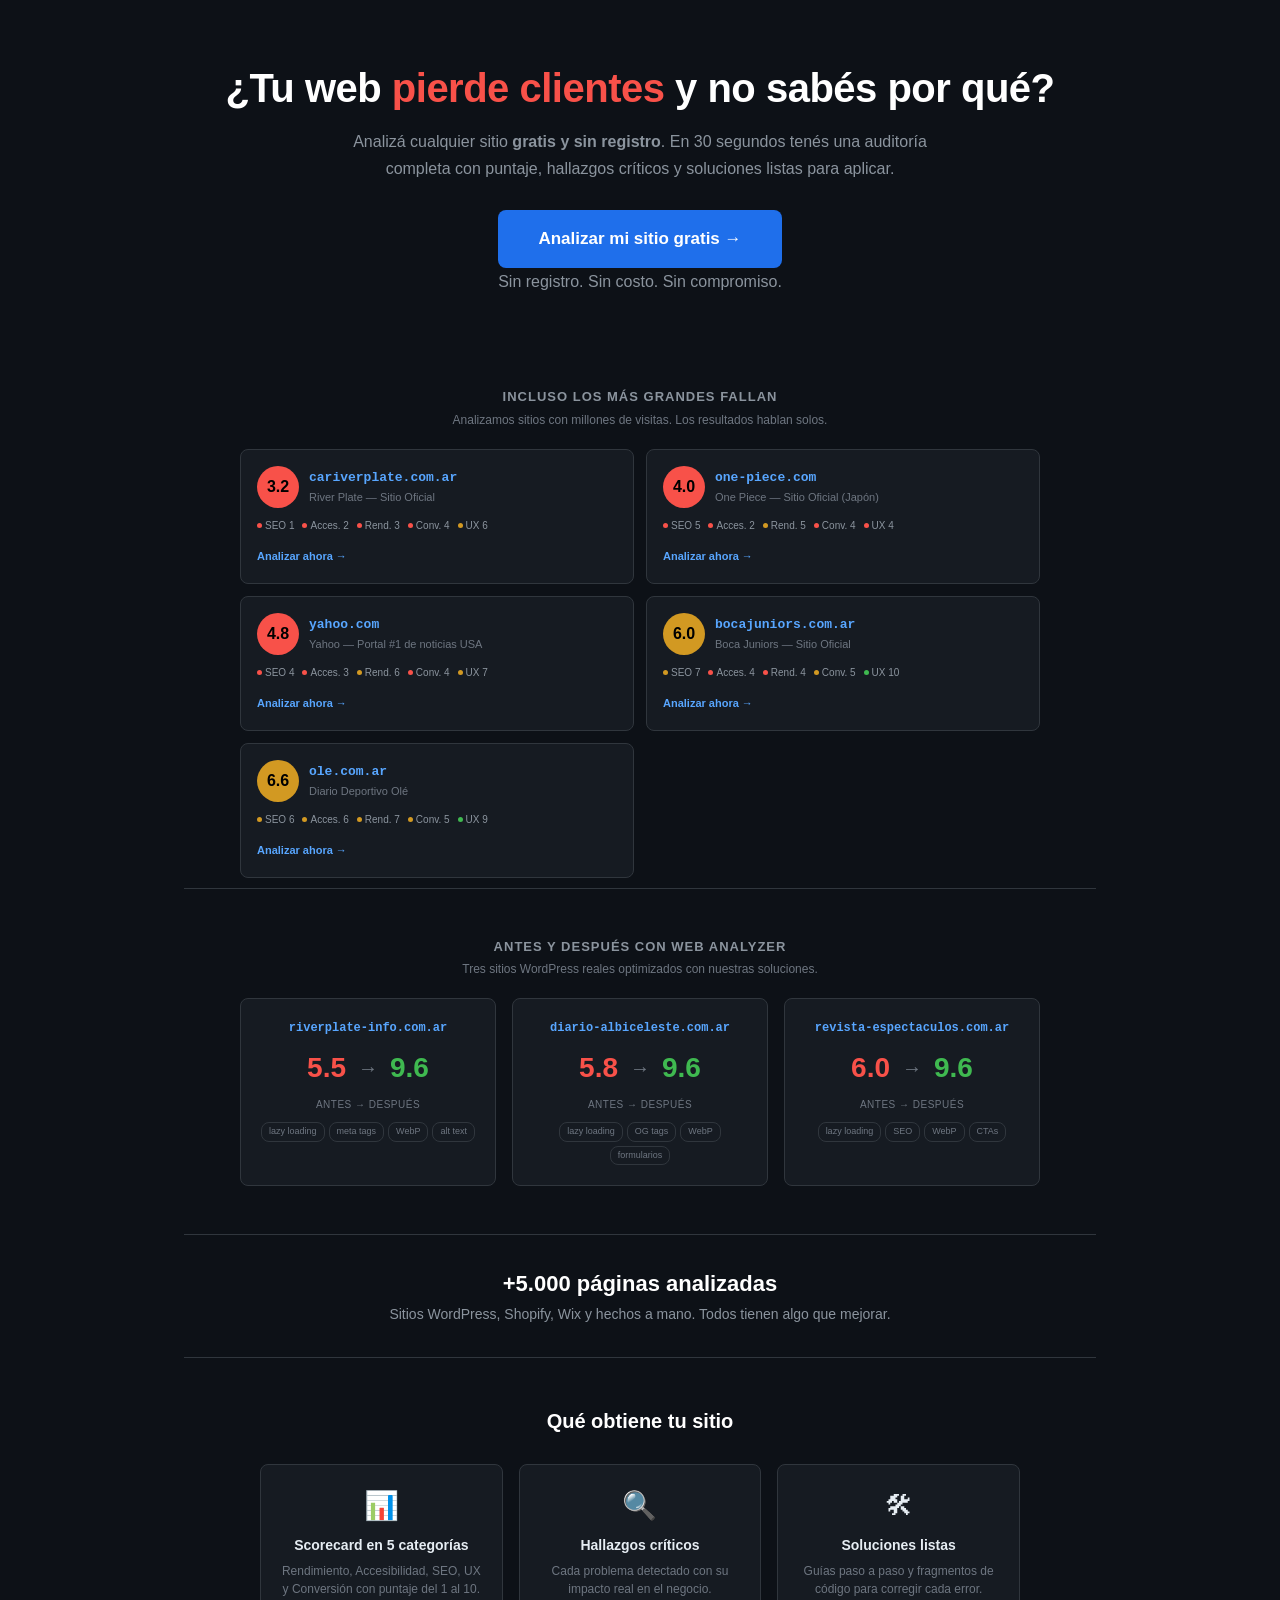
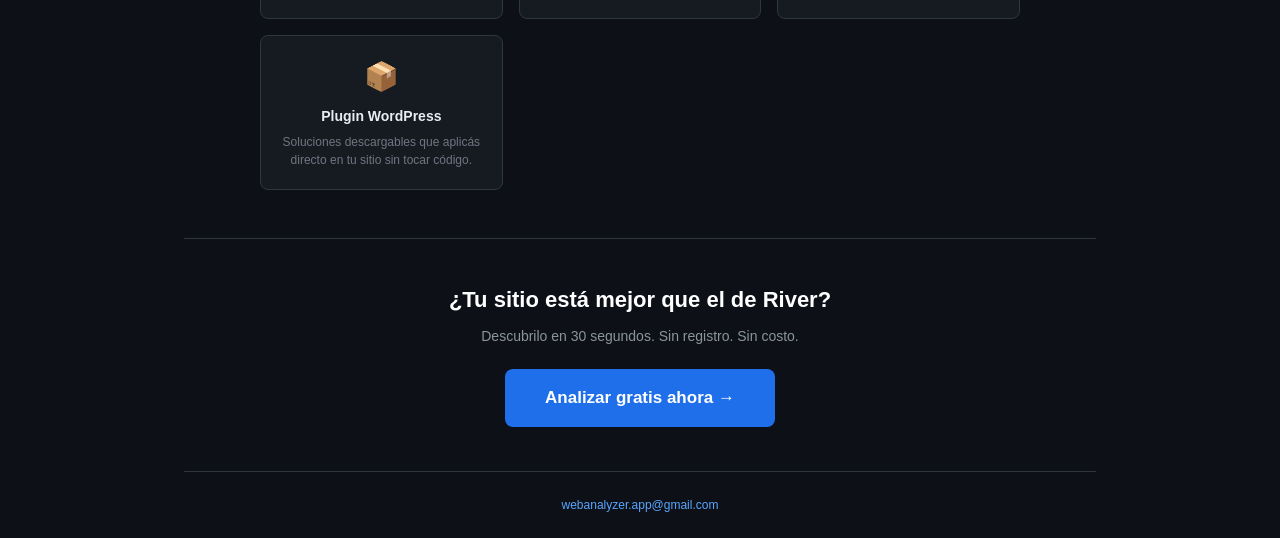
<file: index.html>
<!DOCTYPE html>
<html lang="es">
<head>
<meta charset="UTF-8">
<meta name="viewport" content="width=device-width, initial-scale=1.0">
<title>Web Analyzer — Auditoría de sitios web en 30 segundos</title>
<meta name="description" content="Analizá cualquier sitio gratis y sin registro. Descubrí qué frena a tu web en 5 categorías. Incluso Yahoo, River, Boca y One Piece fallan.">
<meta property="og:title" content="Web Analyzer — ¿Tu web pierde clientes?">
<meta property="og:description" content="Auditoría gratuita en 30 segundos. Yahoo sacó 4.8, River 3.2, Boca 6.0. ¿Tu sitio?">
<meta property="og:image" content="https://web-analyzer-1-l8uc.onrender.com/static/og-image.png">
<style>
  :root {
    --bg: #0d1117; --bg2: #161b22; --bg3: #21262d;
    --border: #30363d; --text: #e6edf3; --text2: #8b949e; --text3: #6e7681;
    --blue: #58a6ff; --green: #3fb950; --yellow: #d29922; --red: #f85149;
    --accent: #1f6feb; --radius: 8px;
  }
  * { margin: 0; padding: 0; box-sizing: border-box; }
  body {
    font-family: -apple-system, BlinkMacSystemFont, 'Segoe UI', Roboto, sans-serif;
    background: var(--bg); color: var(--text); line-height: 1.5;
  }
  .container { max-width: 960px; margin: 0 auto; padding: 0 24px; }

  /* Hero */
  .hero { text-align: center; padding: 64px 16px 40px; }
  .hero h1 { font-size: 40px; font-weight: 800; color: #fff; letter-spacing: -0.5px; margin-bottom: 16px; line-height: 1.2; }
  .hero h1 .hl { color: var(--red); }
  .hero p { font-size: 16px; color: var(--text2); max-width: 620px; margin: 0 auto 28px; line-height: 1.7; }
  .btn-go {
    display: inline-block; padding: 16px 40px; background: var(--accent); color: #fff;
    border: none; border-radius: var(--radius); font-size: 17px; font-weight: 700;
    text-decoration: none; cursor: pointer; transition: background 0.15s, transform 0.1s;
  }
  .btn-go:hover { background: #388bfd; transform: scale(1.02); }
  .hero-note { font-size: 11px; color: var(--text3); margin-top: 10px; }

  /* Section titles */
  .sec-title { text-align: center; font-size: 13px; text-transform: uppercase; letter-spacing: 1px; color: var(--text2); margin-bottom: 4px; }
  .sec-sub { text-align: center; font-size: 12px; color: var(--text3); margin-bottom: 20px; }

  /* Examples Grid — 2 columns */
  .examples { padding: 24px 0 10px; }
  .examples-grid { display: grid; grid-template-columns: 1fr 1fr; gap: 12px; max-width: 800px; margin: 0 auto; }
  @media (max-width: 600px) { .examples-grid { grid-template-columns: 1fr; } }

  .ex-card {
    background: var(--bg2); border: 1px solid var(--border); border-radius: var(--radius);
    padding: 16px; cursor: pointer; transition: border-color 0.2s, background 0.2s;
  }
  .ex-card:hover { border-color: var(--blue); }
  .ex-top { display: flex; align-items: center; gap: 10px; margin-bottom: 10px; }
  .ex-badge {
    width: 42px; height: 42px; border-radius: 50%; display: flex; align-items: center;
    justify-content: center; font-size: 16px; font-weight: 800; flex-shrink: 0; color: #000;
  }
  .ex-badge.rojo { background: var(--red); }
  .ex-badge.amarillo { background: var(--yellow); }
  .ex-badge.verde { background: var(--green); }
  .ex-site { font-family: monospace; font-size: 13px; color: var(--blue); font-weight: 600; }
  .ex-label { font-size: 11px; color: var(--text3); margin-top: 1px; }
  .ex-scores { display: flex; gap: 8px; flex-wrap: wrap; margin-bottom: 10px; }
  .ex-scores span { font-size: 10px; color: var(--text2); display: flex; align-items: center; gap: 3px; }
  .dot { width: 5px; height: 5px; border-radius: 50%; display: inline-block; }
  .dot.rojo { background: var(--red); }
  .dot.amarillo { background: var(--yellow); }
  .dot.verde { background: var(--green); }
  .ex-cta { color: var(--blue); font-size: 11px; font-weight: 600; }

  /* Before/After Section */
  .before-after { padding: 48px 0; border-top: 1px solid var(--border); }
  .ba-grid { display: grid; grid-template-columns: 1fr 1fr 1fr; gap: 16px; max-width: 800px; margin: 0 auto; }
  @media (max-width: 700px) { .ba-grid { grid-template-columns: 1fr; } }
  .ba-card {
    background: var(--bg2); border: 1px solid var(--border); border-radius: var(--radius);
    padding: 20px; text-align: center;
  }
  .ba-site { font-family: monospace; font-size: 12px; color: var(--blue); font-weight: 600; margin-bottom: 10px; word-break: break-all; }
  .ba-scores { display: flex; align-items: center; justify-content: center; gap: 12px; margin-bottom: 8px; }
  .ba-before { font-size: 28px; font-weight: 700; color: var(--red); }
  .ba-arrow { font-size: 20px; color: var(--text3); }
  .ba-after { font-size: 28px; font-weight: 700; color: var(--green); }
  .ba-label { font-size: 10px; text-transform: uppercase; letter-spacing: 0.5px; color: var(--text3); }
  .ba-pills { display: flex; flex-wrap: wrap; gap: 4px; justify-content: center; margin-top: 10px; }
  .ba-pill { font-size: 9px; padding: 2px 7px; border-radius: 8px; border: 1px solid var(--border); color: var(--text3); }

  /* Stats bar */
  .stats-bar { text-align: center; padding: 32px 0; border-top: 1px solid var(--border); }
  .stats-bar h2 { font-size: 22px; font-weight: 700; margin-bottom: 4px; color: #fff; }
  .stats-bar p { color: var(--text2); font-size: 14px; margin-bottom: 0; }

  /* Features */
  .features { padding: 48px 0; border-top: 1px solid var(--border); }
  .features h2 { text-align: center; font-size: 20px; font-weight: 700; margin-bottom: 28px; color: #fff; }
  .feat-grid { display: grid; grid-template-columns: repeat(auto-fit, minmax(200px, 1fr)); gap: 16px; max-width: 760px; margin: 0 auto; }
  .feat {
    background: var(--bg2); border: 1px solid var(--border); border-radius: var(--radius);
    padding: 20px; text-align: center;
  }
  .feat-icon { font-size: 28px; margin-bottom: 8px; }
  .feat h3 { font-size: 14px; font-weight: 600; margin-bottom: 6px; }
  .feat p { font-size: 12px; color: var(--text3); line-height: 1.5; }

  /* CTA bottom */
  .cta-bottom { text-align: center; padding: 44px 16px; border-top: 1px solid var(--border); }
  .cta-bottom h2 { font-size: 22px; font-weight: 700; margin-bottom: 10px; color: #fff; }
  .cta-bottom p { color: var(--text2); font-size: 14px; margin-bottom: 22px; }

  /* Footer */
  .footer {
    text-align: center; padding: 24px; border-top: 1px solid var(--border);
    font-size: 12px; color: var(--text3);
  }
  .footer a { color: var(--blue); text-decoration: none; }
</style>
</head>
<body>

<div class="container">

  <!-- HERO -->
  <section class="hero">
    <h1>¿Tu web <span class="hl">pierde clientes</span> y no sabés por qué?</h1>
    <p>Analizá cualquier sitio <strong>gratis y sin registro</strong>. En 30 segundos tenés una auditoría completa con puntaje, hallazgos críticos y soluciones listas para aplicar.</p>
    <a href="https://web-analyzer-1-l8uc.onrender.com/" class="btn-go">Analizar mi sitio gratis →</a>
    <p class="hero-note">Sin registro. Sin costo. Sin compromiso.</p>
  </section>

  <!-- EXAMPLES — Sitios famosos -->
  <section class="examples">
    <h2 class="sec-title">Incluso los más grandes fallan</h2>
    <p class="sec-sub">Analizamos sitios con millones de visitas. Los resultados hablan solos.</p>
    <div class="examples-grid">

      <!-- River Plate -->
      <div class="ex-card" onclick="window.open('https://web-analyzer-1-l8uc.onrender.com/?analyze_url=www.cariverplate.com.ar','_blank')">
        <div class="ex-top">
          <div class="ex-badge rojo">3.2</div>
          <div>
            <div class="ex-site">cariverplate.com.ar</div>
            <div class="ex-label">River Plate — Sitio Oficial</div>
          </div>
        </div>
        <div class="ex-scores">
          <span><span class="dot rojo"></span>SEO 1</span>
          <span><span class="dot rojo"></span>Acces. 2</span>
          <span><span class="dot rojo"></span>Rend. 3</span>
          <span><span class="dot rojo"></span>Conv. 4</span>
          <span><span class="dot amarillo"></span>UX 6</span>
        </div>
        <span class="ex-cta">Analizar ahora →</span>
      </div>

      <!-- One Piece -->
      <div class="ex-card" onclick="window.open('https://web-analyzer-1-l8uc.onrender.com/?analyze_url=one-piece.com','_blank')">
        <div class="ex-top">
          <div class="ex-badge rojo">4.0</div>
          <div>
            <div class="ex-site">one-piece.com</div>
            <div class="ex-label">One Piece — Sitio Oficial (Japón)</div>
          </div>
        </div>
        <div class="ex-scores">
          <span><span class="dot rojo"></span>SEO 5</span>
          <span><span class="dot rojo"></span>Acces. 2</span>
          <span><span class="dot amarillo"></span>Rend. 5</span>
          <span><span class="dot rojo"></span>Conv. 4</span>
          <span><span class="dot rojo"></span>UX 4</span>
        </div>
        <span class="ex-cta">Analizar ahora →</span>
      </div>

      <!-- Yahoo -->
      <div class="ex-card" onclick="window.open('https://web-analyzer-1-l8uc.onrender.com/?analyze_url=yahoo.com','_blank')">
        <div class="ex-top">
          <div class="ex-badge rojo">4.8</div>
          <div>
            <div class="ex-site">yahoo.com</div>
            <div class="ex-label">Yahoo — Portal #1 de noticias USA</div>
          </div>
        </div>
        <div class="ex-scores">
          <span><span class="dot rojo"></span>SEO 4</span>
          <span><span class="dot rojo"></span>Acces. 3</span>
          <span><span class="dot amarillo"></span>Rend. 6</span>
          <span><span class="dot rojo"></span>Conv. 4</span>
          <span><span class="dot amarillo"></span>UX 7</span>
        </div>
        <span class="ex-cta">Analizar ahora →</span>
      </div>

      <!-- Boca Juniors -->
      <div class="ex-card" onclick="window.open('https://web-analyzer-1-l8uc.onrender.com/?analyze_url=www.bocajuniors.com.ar','_blank')">
        <div class="ex-top">
          <div class="ex-badge amarillo">6.0</div>
          <div>
            <div class="ex-site">bocajuniors.com.ar</div>
            <div class="ex-label">Boca Juniors — Sitio Oficial</div>
          </div>
        </div>
        <div class="ex-scores">
          <span><span class="dot amarillo"></span>SEO 7</span>
          <span><span class="dot rojo"></span>Acces. 4</span>
          <span><span class="dot rojo"></span>Rend. 4</span>
          <span><span class="dot amarillo"></span>Conv. 5</span>
          <span><span class="dot verde"></span>UX 10</span>
        </div>
        <span class="ex-cta">Analizar ahora →</span>
      </div>

      <!-- Olé -->
      <div class="ex-card" onclick="window.open('https://web-analyzer-1-l8uc.onrender.com/?analyze_url=www.ole.com.ar','_blank')">
        <div class="ex-top">
          <div class="ex-badge amarillo">6.6</div>
          <div>
            <div class="ex-site">ole.com.ar</div>
            <div class="ex-label">Diario Deportivo Olé</div>
          </div>
        </div>
        <div class="ex-scores">
          <span><span class="dot amarillo"></span>SEO 6</span>
          <span><span class="dot amarillo"></span>Acces. 6</span>
          <span><span class="dot amarillo"></span>Rend. 7</span>
          <span><span class="dot amarillo"></span>Conv. 5</span>
          <span><span class="dot verde"></span>UX 9</span>
        </div>
        <span class="ex-cta">Analizar ahora →</span>
      </div>

    </div>
  </section>

  <!-- BEFORE / AFTER — Resultados reales -->
  <section class="before-after">
    <h2 class="sec-title">Antes y después con Web Analyzer</h2>
    <p class="sec-sub">Tres sitios WordPress reales optimizados con nuestras soluciones.</p>
    <div class="ba-grid">

      <div class="ba-card">
        <div class="ba-site">riverplate-info.com.ar</div>
        <div class="ba-scores">
          <span class="ba-before">5.5</span>
          <span class="ba-arrow">→</span>
          <span class="ba-after">9.6</span>
        </div>
        <div class="ba-label">Antes → Después</div>
        <div class="ba-pills">
          <span class="ba-pill">lazy loading</span>
          <span class="ba-pill">meta tags</span>
          <span class="ba-pill">WebP</span>
          <span class="ba-pill">alt text</span>
        </div>
      </div>

      <div class="ba-card">
        <div class="ba-site">diario-albiceleste.com.ar</div>
        <div class="ba-scores">
          <span class="ba-before">5.8</span>
          <span class="ba-arrow">→</span>
          <span class="ba-after">9.6</span>
        </div>
        <div class="ba-label">Antes → Después</div>
        <div class="ba-pills">
          <span class="ba-pill">lazy loading</span>
          <span class="ba-pill">OG tags</span>
          <span class="ba-pill">WebP</span>
          <span class="ba-pill">formularios</span>
        </div>
      </div>

      <div class="ba-card">
        <div class="ba-site">revista-espectaculos.com.ar</div>
        <div class="ba-scores">
          <span class="ba-before">6.0</span>
          <span class="ba-arrow">→</span>
          <span class="ba-after">9.6</span>
        </div>
        <div class="ba-label">Antes → Después</div>
        <div class="ba-pills">
          <span class="ba-pill">lazy loading</span>
          <span class="ba-pill">SEO</span>
          <span class="ba-pill">WebP</span>
          <span class="ba-pill">CTAs</span>
        </div>
      </div>

    </div>
  </section>

  <!-- STATS -->
  <section class="stats-bar">
    <h2>+5.000 páginas analizadas</h2>
    <p>Sitios WordPress, Shopify, Wix y hechos a mano. Todos tienen algo que mejorar.</p>
  </section>

  <!-- FEATURES -->
  <section class="features">
    <h2>Qué obtiene tu sitio</h2>
    <div class="feat-grid">
      <div class="feat">
        <div class="feat-icon">📊</div>
        <h3>Scorecard en 5 categorías</h3>
        <p>Rendimiento, Accesibilidad, SEO, UX y Conversión con puntaje del 1 al 10.</p>
      </div>
      <div class="feat">
        <div class="feat-icon">🔍</div>
        <h3>Hallazgos críticos</h3>
        <p>Cada problema detectado con su impacto real en el negocio.</p>
      </div>
      <div class="feat">
        <div class="feat-icon">🛠</div>
        <h3>Soluciones listas</h3>
        <p>Guías paso a paso y fragmentos de código para corregir cada error.</p>
      </div>
      <div class="feat">
        <div class="feat-icon">📦</div>
        <h3>Plugin WordPress</h3>
        <p>Soluciones descargables que aplicás directo en tu sitio sin tocar código.</p>
      </div>
    </div>
  </section>

  <!-- CTA -->
  <section class="cta-bottom">
    <h2>¿Tu sitio está mejor que el de River?</h2>
    <p>Descubrilo en 30 segundos. Sin registro. Sin costo.</p>
    <a href="https://web-analyzer-1-l8uc.onrender.com/" class="btn-go">Analizar gratis ahora →</a>
  </section>

  <!-- FOOTER -->
  <footer class="footer">
    <a href="mailto:webanalyzer.app@gmail.com">webanalyzer.app@gmail.com</a>
  </footer>

</div>

</body>
</html>
</file>
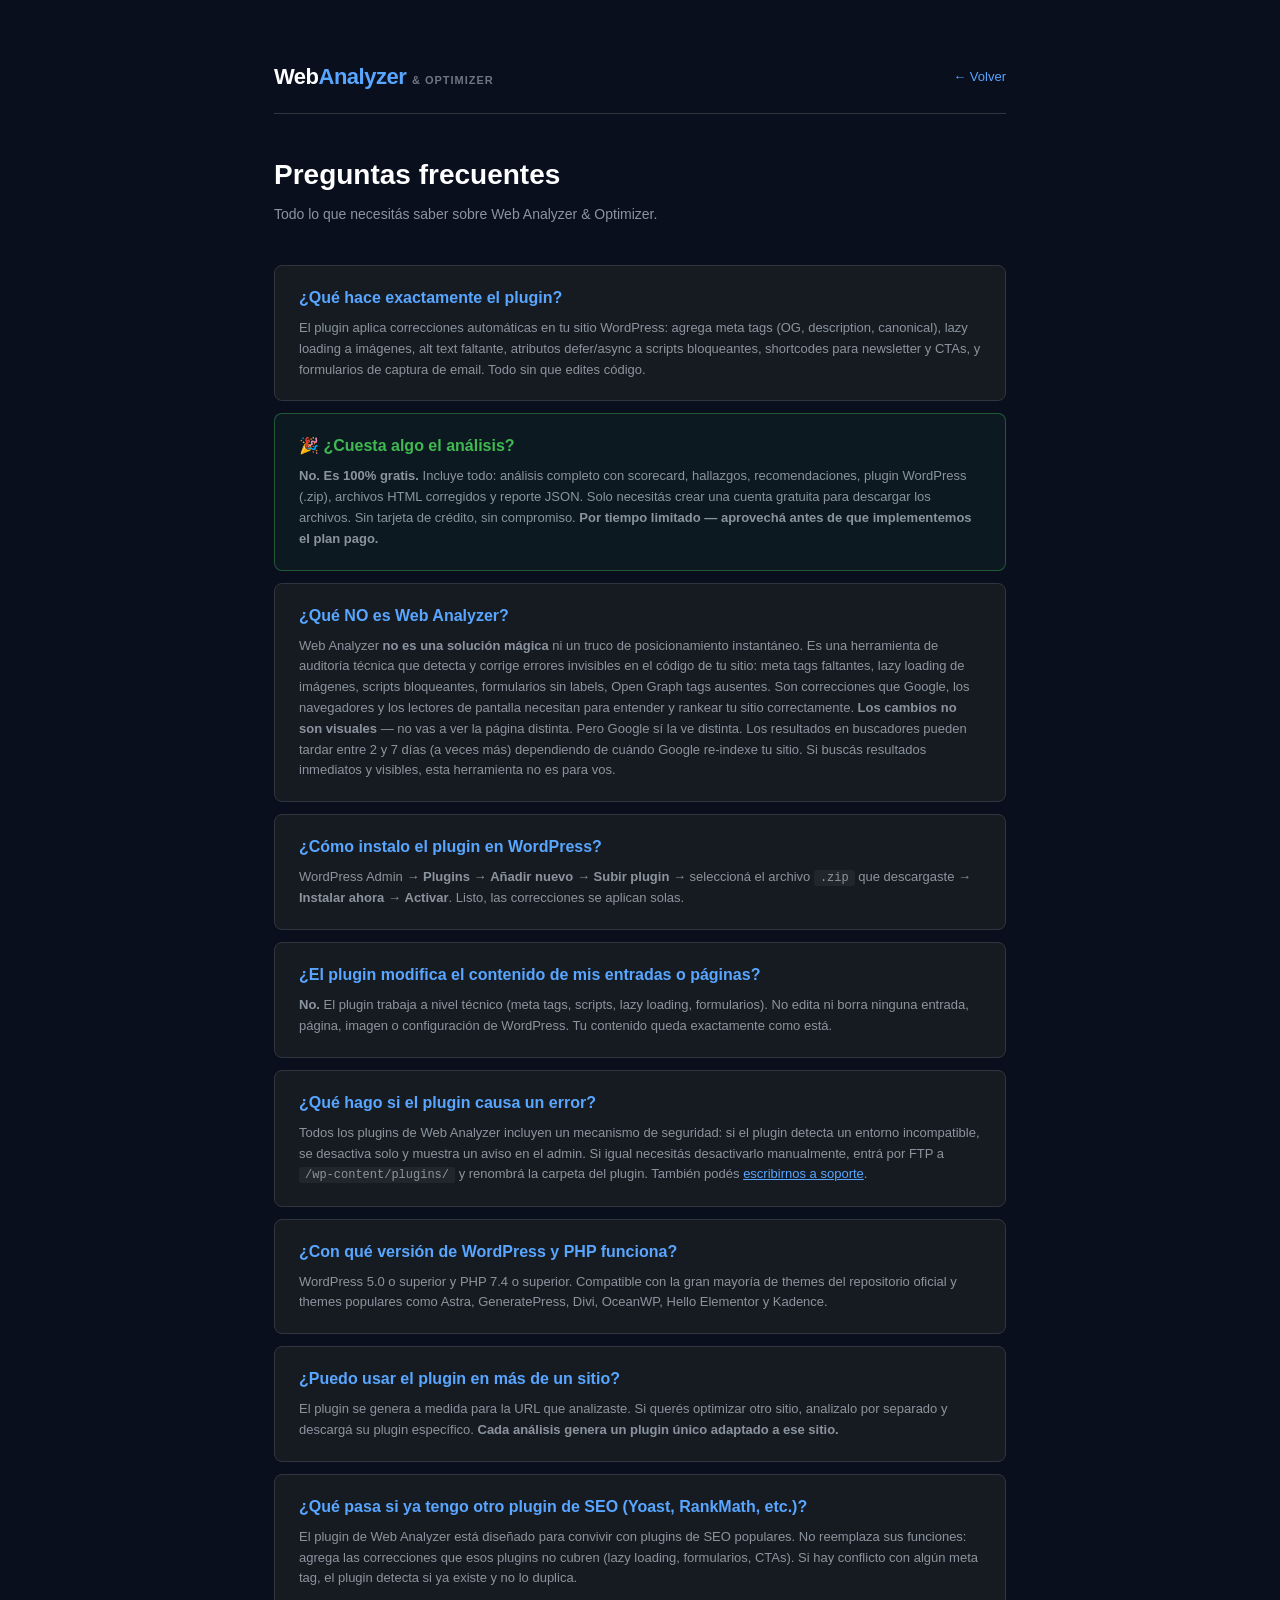
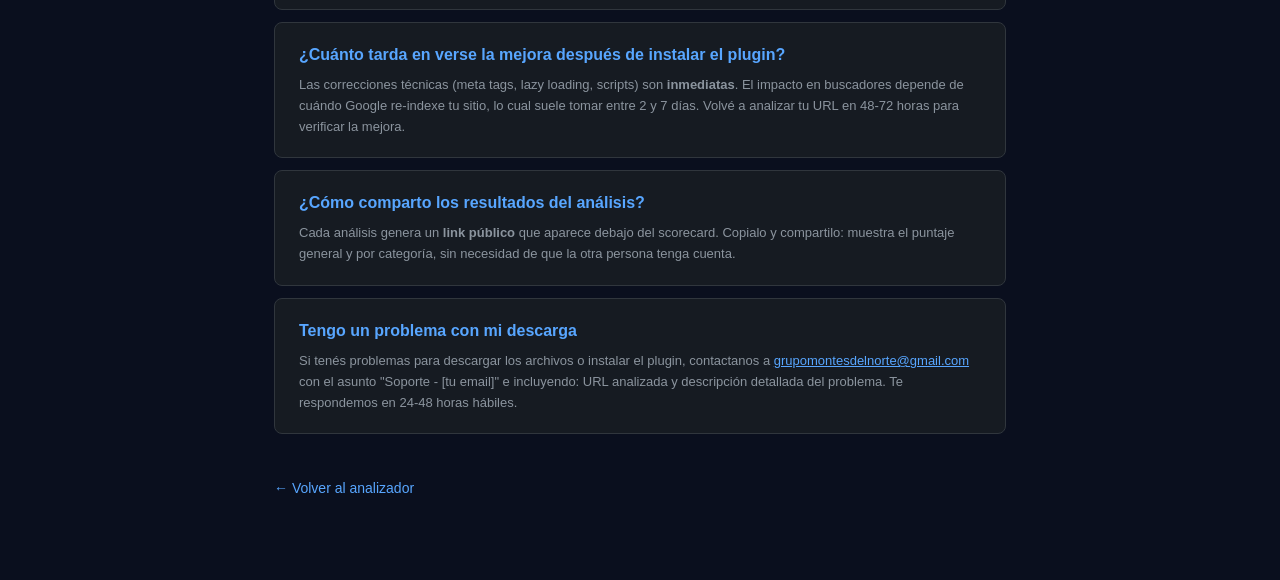
<file: templates/faq.html>
<!DOCTYPE html>
<html lang="es">
<head>
<meta charset="UTF-8">
<meta name="viewport" content="width=device-width, initial-scale=1.0">
<title>FAQ — Web Analyzer & Optimizer</title>
<link rel="stylesheet" href="/static/style.css">
<style>
  body { background: #0a0f1e; color: #e0e0e0; font-family: Arial, sans-serif; }
  .page { max-width: 780px; margin: 0 auto; padding: 40px 24px 80px; }
  .page h1 { font-size: 28px; color: #fff; margin-bottom: 8px; }
  .page .sub { color: #8b949e; margin-bottom: 40px; font-size: 14px; }
  .faq-item { background: #161b22; border: 1px solid #30363d; border-radius: 8px; padding: 20px 24px; margin-bottom: 12px; }
  .faq-item h3 { color: #58a6ff; font-size: 16px; margin: 0 0 8px; }
  .faq-item p { color: #8b949e; font-size: 13px; line-height: 1.6; margin: 0; }
  .faq-item p code { background: #21262d; padding: 1px 6px; border-radius: 3px; font-size: 12px; }
  .back-link { display: inline-block; margin-top: 32px; color: #58a6ff; text-decoration: none; font-size: 14px; }
  .back-link:hover { text-decoration: underline; }
  .header { display: flex; justify-content: space-between; align-items: center; padding: 20px 0; border-bottom: 1px solid #30363d; margin-bottom: 40px; }
  .header-title { font-size: 22px; font-weight: 700; color: #fff; text-decoration: none; }
</style>
</head>
<body>
<div class="page">

  <header class="header">
    <a href="/" class="header-title">Web<span style="color:#58a6ff">Analyzer</span> <span style="font-size:11px;color:#6e7681;text-transform:uppercase;letter-spacing:1px">&amp; Optimizer</span></a>
    <a href="/" style="color:#58a6ff;font-size:13px;text-decoration:none">← Volver</a>
  </header>

  <h1>Preguntas frecuentes</h1>
  <p class="sub">Todo lo que necesitás saber sobre Web Analyzer &amp; Optimizer.</p>

  <div class="faq-item">
    <h3>¿Qué hace exactamente el plugin?</h3>
    <p>El plugin aplica correcciones automáticas en tu sitio WordPress: agrega meta tags (OG, description, canonical), lazy loading a imágenes, alt text faltante, atributos defer/async a scripts bloqueantes, shortcodes para newsletter y CTAs, y formularios de captura de email. Todo sin que edites código.</p>
  </div>

  <div class="faq-item" style="border-color: rgba(63,185,80,0.4); background: rgba(63,185,80,0.06)">
    <h3 style="color: #3fb950">🎉 ¿Cuesta algo el análisis?</h3>
    <p><strong>No. Es 100% gratis.</strong> Incluye todo: análisis completo con scorecard, hallazgos, recomendaciones, plugin WordPress (.zip), archivos HTML corregidos y reporte JSON. Solo necesitás crear una cuenta gratuita para descargar los archivos. Sin tarjeta de crédito, sin compromiso. <strong>Por tiempo limitado — aprovechá antes de que implementemos el plan pago.</strong></p>
  </div>

  <div class="faq-item">
    <h3>¿Qué NO es Web Analyzer?</h3>
    <p>Web Analyzer <strong>no es una solución mágica</strong> ni un truco de posicionamiento instantáneo. Es una herramienta de auditoría técnica que detecta y corrige errores invisibles en el código de tu sitio: meta tags faltantes, lazy loading de imágenes, scripts bloqueantes, formularios sin labels, Open Graph tags ausentes. Son correcciones que Google, los navegadores y los lectores de pantalla necesitan para entender y rankear tu sitio correctamente. <strong>Los cambios no son visuales</strong> — no vas a ver la página distinta. Pero Google sí la ve distinta. Los resultados en buscadores pueden tardar entre 2 y 7 días (a veces más) dependiendo de cuándo Google re-indexe tu sitio. Si buscás resultados inmediatos y visibles, esta herramienta no es para vos.</p>
  </div>

  <div class="faq-item">
    <h3>¿Cómo instalo el plugin en WordPress?</h3>
    <p>WordPress Admin → <strong>Plugins</strong> → <strong>Añadir nuevo</strong> → <strong>Subir plugin</strong> → seleccioná el archivo <code>.zip</code> que descargaste → <strong>Instalar ahora</strong> → <strong>Activar</strong>. Listo, las correcciones se aplican solas.</p>
  </div>

  <div class="faq-item">
    <h3>¿El plugin modifica el contenido de mis entradas o páginas?</h3>
    <p><strong>No.</strong> El plugin trabaja a nivel técnico (meta tags, scripts, lazy loading, formularios). No edita ni borra ninguna entrada, página, imagen o configuración de WordPress. Tu contenido queda exactamente como está.</p>
  </div>

  <div class="faq-item">
    <h3>¿Qué hago si el plugin causa un error?</h3>
    <p>Todos los plugins de Web Analyzer incluyen un mecanismo de seguridad: si el plugin detecta un entorno incompatible, se desactiva solo y muestra un aviso en el admin. Si igual necesitás desactivarlo manualmente, entrá por FTP a <code>/wp-content/plugins/</code> y renombrá la carpeta del plugin. También podés <a href="mailto:grupomontesdelnorte@gmail.com" style="color:#58a6ff">escribirnos a soporte</a>.</p>
  </div>

  <div class="faq-item">
    <h3>¿Con qué versión de WordPress y PHP funciona?</h3>
    <p>WordPress 5.0 o superior y PHP 7.4 o superior. Compatible con la gran mayoría de themes del repositorio oficial y themes populares como Astra, GeneratePress, Divi, OceanWP, Hello Elementor y Kadence.</p>
  </div>

  <div class="faq-item">
    <h3>¿Puedo usar el plugin en más de un sitio?</h3>
    <p>El plugin se genera a medida para la URL que analizaste. Si querés optimizar otro sitio, analizalo por separado y descargá su plugin específico. <strong>Cada análisis genera un plugin único adaptado a ese sitio.</strong></p>
  </div>

  <div class="faq-item">
    <h3>¿Qué pasa si ya tengo otro plugin de SEO (Yoast, RankMath, etc.)?</h3>
    <p>El plugin de Web Analyzer está diseñado para convivir con plugins de SEO populares. No reemplaza sus funciones: agrega las correcciones que esos plugins no cubren (lazy loading, formularios, CTAs). Si hay conflicto con algún meta tag, el plugin detecta si ya existe y no lo duplica.</p>
  </div>

  <div class="faq-item">
    <h3>¿Cuánto tarda en verse la mejora después de instalar el plugin?</h3>
    <p>Las correcciones técnicas (meta tags, lazy loading, scripts) son <strong>inmediatas</strong>. El impacto en buscadores depende de cuándo Google re-indexe tu sitio, lo cual suele tomar entre 2 y 7 días. Volvé a analizar tu URL en 48-72 horas para verificar la mejora.</p>
  </div>

  <div class="faq-item">
    <h3>¿Cómo comparto los resultados del análisis?</h3>
    <p>Cada análisis genera un <strong>link público</strong> que aparece debajo del scorecard. Copialo y compartilo: muestra el puntaje general y por categoría, sin necesidad de que la otra persona tenga cuenta.</p>
  </div>

  <div class="faq-item">
    <h3>Tengo un problema con mi descarga</h3>
    <p>Si tenés problemas para descargar los archivos o instalar el plugin, contactanos a <a href="mailto:grupomontesdelnorte@gmail.com" style="color:#58a6ff">grupomontesdelnorte@gmail.com</a> con el asunto "Soporte - [tu email]" e incluyendo: URL analizada y descripción detallada del problema. Te respondemos en 24-48 horas hábiles.</p>
  </div>

  <a href="/" class="back-link">← Volver al analizador</a>

</div>
</body>
</html>
</file>
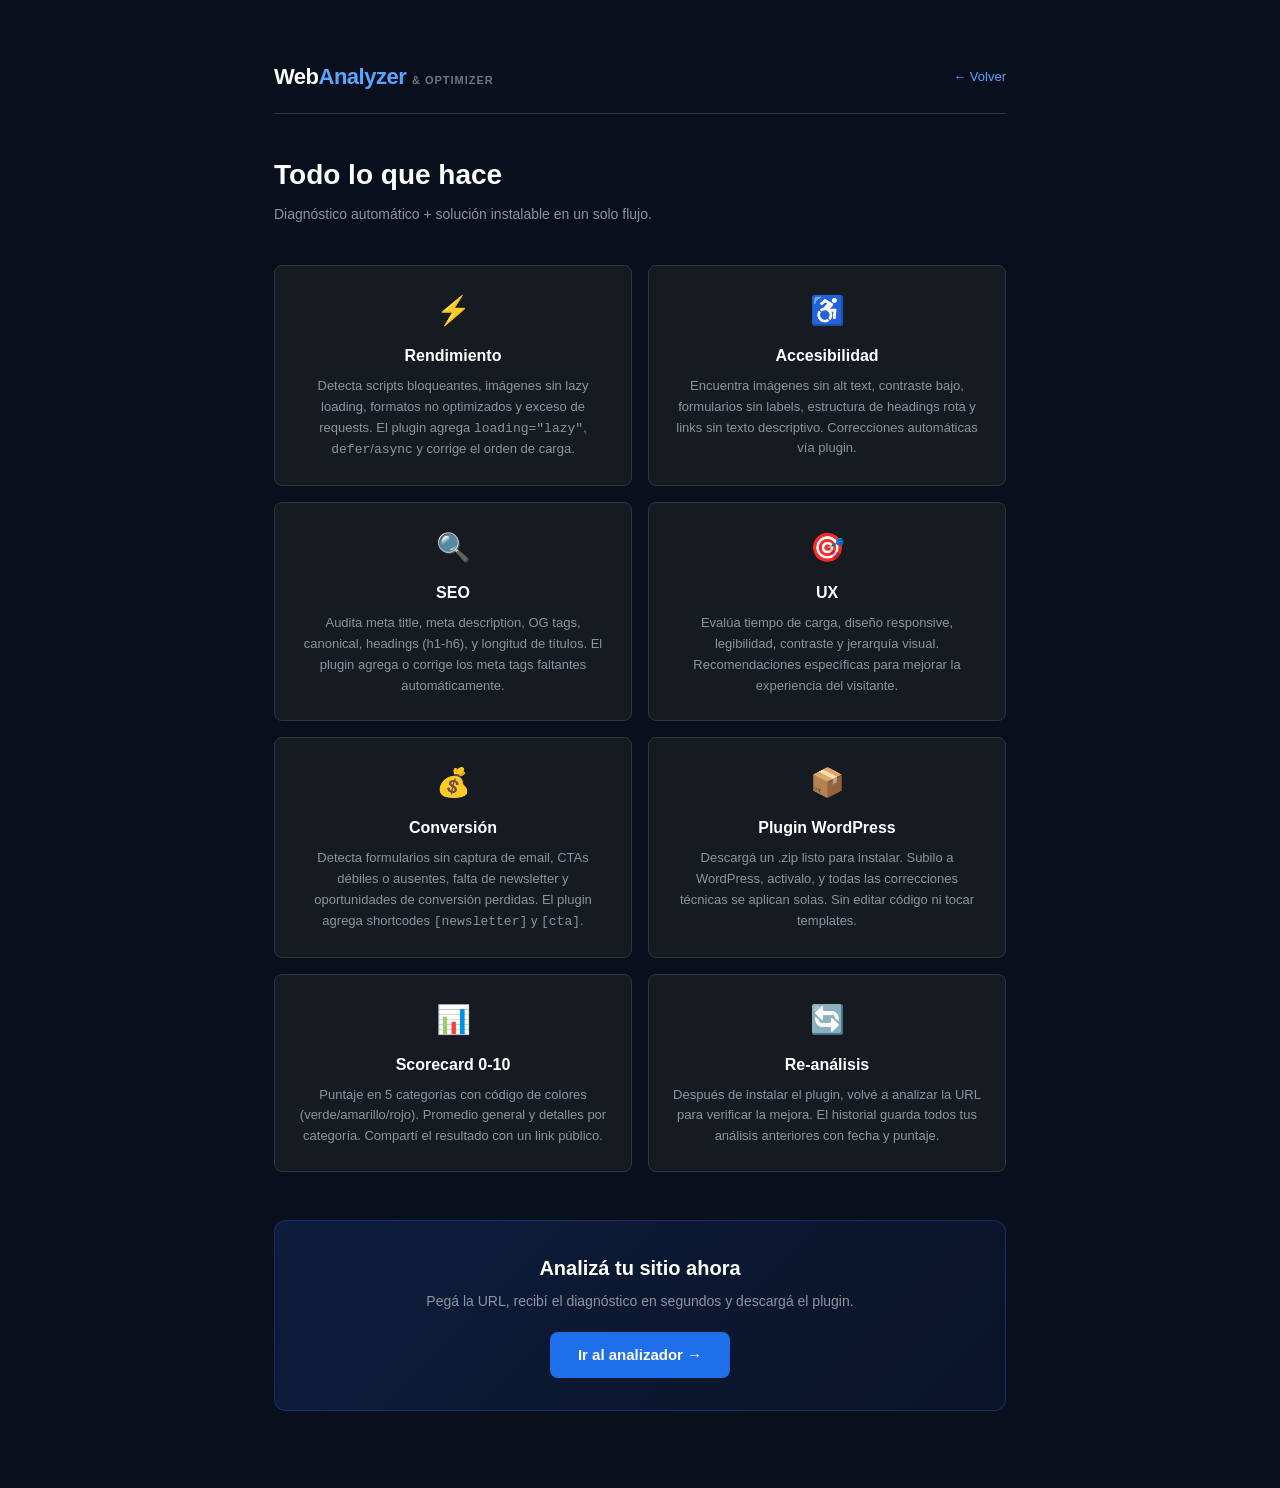
<file: templates/features.html>
<!DOCTYPE html>
<html lang="es">
<head>
<meta charset="UTF-8">
<meta name="viewport" content="width=device-width, initial-scale=1.0">
<title>Features — Web Analyzer & Optimizer</title>
<link rel="stylesheet" href="/static/style.css">
<style>
  body { background: #0a0f1e; color: #e0e0e0; font-family: Arial, sans-serif; }
  .page { max-width: 780px; margin: 0 auto; padding: 40px 24px 80px; }
  .page h1 { font-size: 28px; color: #fff; margin-bottom: 8px; }
  .page .sub { color: #8b949e; margin-bottom: 40px; font-size: 14px; }
  .feature-grid { display: grid; grid-template-columns: 1fr 1fr; gap: 16px; }
  @media (max-width: 600px) { .feature-grid { grid-template-columns: 1fr; } }
  .feature-card { background: #161b22; border: 1px solid #30363d; border-radius: 8px; padding: 24px; }
  .feature-card .icon { font-size: 28px; margin-bottom: 12px; }
  .feature-card h3 { color: #fff; font-size: 16px; margin: 0 0 8px; }
  .feature-card p { color: #8b949e; font-size: 13px; line-height: 1.6; margin: 0; }
  .back-link { display: inline-block; margin-top: 32px; color: #58a6ff; text-decoration: none; font-size: 14px; }
  .header { display: flex; justify-content: space-between; align-items: center; padding: 20px 0; border-bottom: 1px solid #30363d; margin-bottom: 40px; }
  .header-title { font-size: 22px; font-weight: 700; color: #fff; text-decoration: none; }
  .cta-section { text-align: center; margin-top: 48px; padding: 32px; background: linear-gradient(135deg, rgba(31,111,235,0.15), rgba(31,111,235,0.05)); border: 1px solid rgba(31,111,235,0.3); border-radius: 12px; }
  .cta-section h2 { color: #fff; font-size: 20px; margin: 0 0 8px; }
  .cta-section p { color: #8b949e; font-size: 14px; margin: 0 0 20px; }
  .btn-primary { display: inline-block; padding: 12px 28px; background: #1f6feb; color: #fff; border: none; border-radius: 8px; font-size: 15px; font-weight: 600; text-decoration: none; cursor: pointer; transition: background 0.15s; }
  .btn-primary:hover { background: #388bfd; }
</style>
</head>
<body>
<div class="page">

  <header class="header">
    <a href="/" class="header-title">Web<span style="color:#58a6ff">Analyzer</span> <span style="font-size:11px;color:#6e7681;text-transform:uppercase;letter-spacing:1px">&amp; Optimizer</span></a>
    <a href="/" style="color:#58a6ff;font-size:13px;text-decoration:none">← Volver</a>
  </header>

  <h1>Todo lo que hace</h1>
  <p class="sub">Diagnóstico automático + solución instalable en un solo flujo.</p>

  <div class="feature-grid">

    <div class="feature-card">
      <div class="icon">⚡</div>
      <h3>Rendimiento</h3>
      <p>Detecta scripts bloqueantes, imágenes sin lazy loading, formatos no optimizados y exceso de requests. El plugin agrega <code>loading="lazy"</code>, <code>defer</code>/<code>async</code> y corrige el orden de carga.</p>
    </div>

    <div class="feature-card">
      <div class="icon">♿</div>
      <h3>Accesibilidad</h3>
      <p>Encuentra imágenes sin alt text, contraste bajo, formularios sin labels, estructura de headings rota y links sin texto descriptivo. Correcciones automáticas vía plugin.</p>
    </div>

    <div class="feature-card">
      <div class="icon">🔍</div>
      <h3>SEO</h3>
      <p>Audita meta title, meta description, OG tags, canonical, headings (h1-h6), y longitud de títulos. El plugin agrega o corrige los meta tags faltantes automáticamente.</p>
    </div>

    <div class="feature-card">
      <div class="icon">🎯</div>
      <h3>UX</h3>
      <p>Evalúa tiempo de carga, diseño responsive, legibilidad, contraste y jerarquía visual. Recomendaciones específicas para mejorar la experiencia del visitante.</p>
    </div>

    <div class="feature-card">
      <div class="icon">💰</div>
      <h3>Conversión</h3>
      <p>Detecta formularios sin captura de email, CTAs débiles o ausentes, falta de newsletter y oportunidades de conversión perdidas. El plugin agrega shortcodes <code>[newsletter]</code> y <code>[cta]</code>.</p>
    </div>

    <div class="feature-card">
      <div class="icon">📦</div>
      <h3>Plugin WordPress</h3>
      <p>Descargá un .zip listo para instalar. Subilo a WordPress, activalo, y todas las correcciones técnicas se aplican solas. Sin editar código ni tocar templates.</p>
    </div>

    <div class="feature-card">
      <div class="icon">📊</div>
      <h3>Scorecard 0-10</h3>
      <p>Puntaje en 5 categorías con código de colores (verde/amarillo/rojo). Promedio general y detalles por categoría. Compartí el resultado con un link público.</p>
    </div>

    <div class="feature-card">
      <div class="icon">🔄</div>
      <h3>Re-análisis</h3>
      <p>Después de instalar el plugin, volvé a analizar la URL para verificar la mejora. El historial guarda todos tus análisis anteriores con fecha y puntaje.</p>
    </div>

  </div>

  <div class="cta-section">
    <h2>Analizá tu sitio ahora</h2>
    <p>Pegá la URL, recibí el diagnóstico en segundos y descargá el plugin.</p>
    <a href="/" class="btn-primary">Ir al analizador →</a>
  </div>

</div>
</body>
</html>
</file>
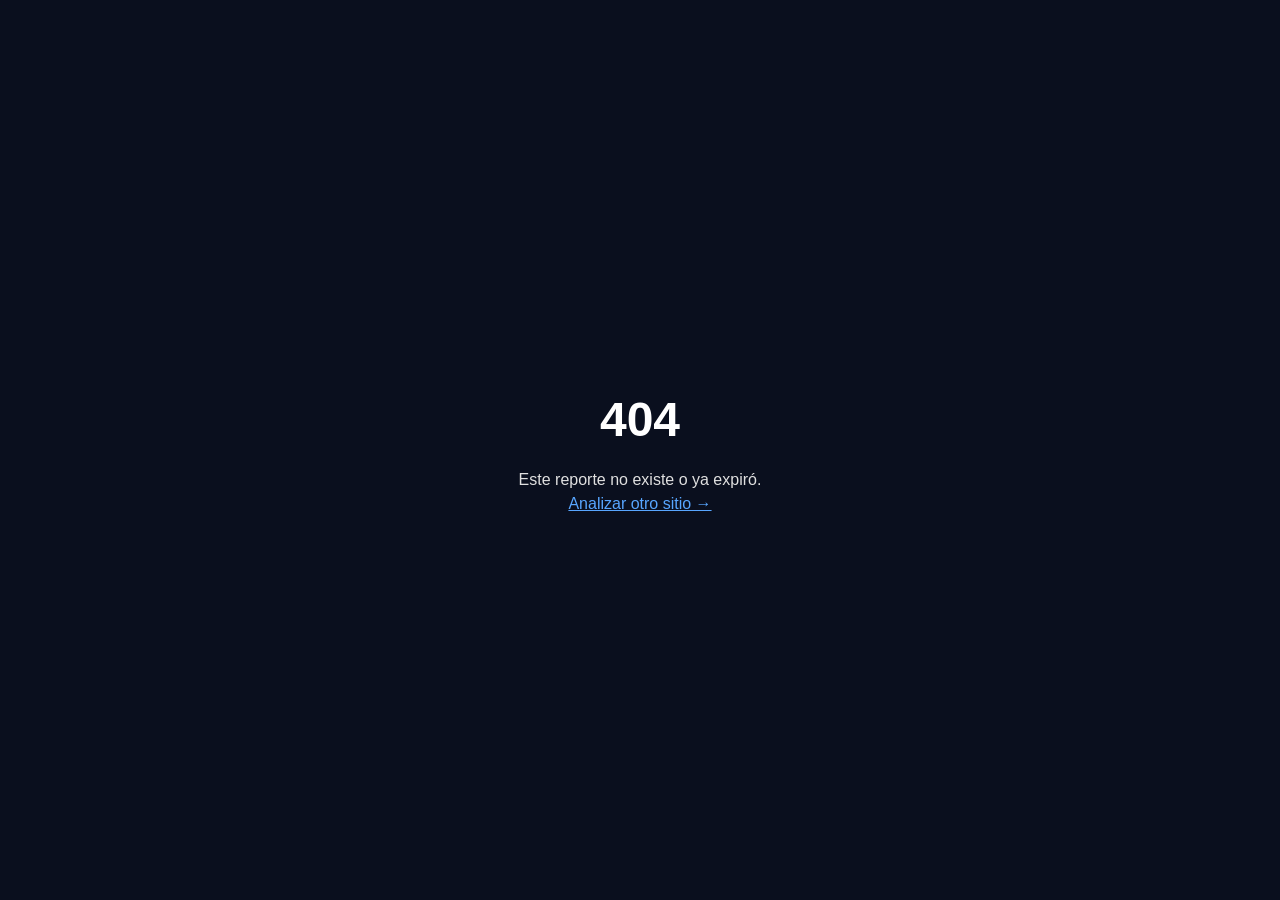
<file: templates/report_404.html>
<!DOCTYPE html>
<html lang="es">
<head>
<meta charset="UTF-8">
<meta name="viewport" content="width=device-width, initial-scale=1.0">
<title>Reporte no encontrado — Web Analyzer</title>
<link rel="stylesheet" href="/static/style.css">
<style>
  body { background: #0a0f1e; color: #e0e0e0; font-family: Arial, sans-serif; display: flex; align-items: center; justify-content: center; min-height: 100vh; margin: 0; }
  .box { text-align: center; }
  .box h1 { color: #fff; font-size: 48px; margin-bottom: 12px; }
  .box a { color: #58a6ff; }
</style>
</head>
<body>
<div class="box">
  <h1>404</h1>
  <p>Este reporte no existe o ya expiró.</p>
  <p><a href="/">Analizar otro sitio →</a></p>
</div>
</body>
</html>
</file>
<file: static/style.css>
/* ================================================================
   Web Analyzer & Optimizer — Estilos
   ================================================================ */

:root {
  --bg: #0a0e14;
  --bg2: #131820;
  --bg3: #1c2333;
  --border: #2a3344;
  --text: #e8edf5;
  --text2: #9aa3b5;
  --text3: #6b7385;
  --blue: #5c9eff;
  --green: #3fb950;
  --yellow: #d29922;
  --red: #f85149;
  --accent: #2563eb;
  --accent-warm: #f59e0b;
  --radius: 8px;
}

* { margin: 0; padding: 0; box-sizing: border-box; }

body {
  font-family: -apple-system, BlinkMacSystemFont, 'Segoe UI', Roboto, sans-serif;
  background: var(--bg);
  color: var(--text);
  min-height: 100vh;
  line-height: 1.5;
}

#app {
  max-width: 1100px;
  margin: 0 auto;
  padding: 0 24px 60px;
}

/* ---- Header ---- */
.header {
  display: flex;
  justify-content: space-between;
  align-items: center;
  padding: 20px 0;
  border-bottom: 1px solid var(--border);
  margin-bottom: 24px;
}
.header-title {
  font-size: 22px;
  font-weight: 700;
  letter-spacing: -0.5px;
}
.header-subtitle {
  font-size: 11px;
  color: var(--text3);
  margin-left: 8px;
  letter-spacing: 1px;
  text-transform: uppercase;
}
.status-text {
  font-size: 12px;
  color: var(--text2);
  background: var(--bg2);
  padding: 4px 12px;
  border-radius: 12px;
  border: 1px solid var(--border);
}

/* ---- Hero ---- */
.hero-section {
  text-align: center;
  padding: 48px 16px 40px;
}
.hero-title {
  font-size: 36px;
  font-weight: 800;
  color: #fff;
  margin-bottom: 14px;
  letter-spacing: -0.5px;
}
.hero-desc {
  font-size: 15px;
  color: var(--text2);
  max-width: 650px;
  margin: 0 auto 20px;
  line-height: 1.7;
}
.hero-links {
  display: flex;
  gap: 16px;
  justify-content: center;
}
.hero-links a {
  color: var(--blue);
  font-size: 13px;
  text-decoration: none;
  font-weight: 500;
  padding: 6px 16px;
  border: 1px solid var(--border);
  border-radius: 6px;
  transition: background 0.15s, border-color 0.15s;
}
.hero-links a:hover {
  background: rgba(88,166,255,0.08);
  border-color: var(--blue);
}
.hero-stats {
  display: flex;
  gap: 32px;
  justify-content: center;
  margin-top: 24px;
  font-size: 13px;
  color: var(--text3);
}
.hero-stats strong {
  color: var(--blue);
  font-size: 18px;
  font-weight: 700;
}

/* ---- Input ---- */
.input-section {
  margin-bottom: 24px;
}
.analyze-form {
  display: flex;
  gap: 12px;
}
.url-input-wrap {
  flex: 1;
  position: relative;
}
.url-input {
  width: 100%;
  padding: 14px 16px;
  background: var(--bg2);
  border: 1px solid var(--border);
  border-radius: var(--radius);
  color: var(--text);
  font-size: 15px;
  font-family: inherit;
  outline: none;
  transition: border-color 0.15s;
}
.url-input:focus {
  border-color: var(--blue);
  box-shadow: 0 0 0 3px rgba(88,166,255,0.1);
}
.url-input::placeholder {
  color: var(--text3);
}

.btn-analyze {
  padding: 14px 32px;
  background: var(--accent);
  color: #fff;
  border: none;
  border-radius: var(--radius);
  font-size: 15px;
  font-weight: 600;
  cursor: pointer;
  white-space: nowrap;
  transition: background 0.15s, transform 0.1s;
  font-family: inherit;
}
.btn-analyze:hover { background: #388bfd; }
.btn-analyze:active { transform: scale(0.98); }
.btn-analyze:disabled { opacity: 0.6; cursor: not-allowed; }

.input-hint {
  margin-top: 8px;
  font-size: 11px;
  color: var(--text3);
}

/* ---- Loading ---- */
.loading {
  display: flex;
  align-items: center;
  gap: 12px;
  padding: 24px;
  background: var(--bg2);
  border-radius: var(--radius);
  border: 1px solid var(--border);
  margin-bottom: 24px;
  color: var(--text2);
  font-size: 13px;
}
.spinner {
  width: 20px;
  height: 20px;
  border: 2px solid var(--border);
  border-top-color: var(--blue);
  border-radius: 50%;
  animation: spin 0.7s linear infinite;
}
@keyframes spin { to { transform: rotate(360deg); } }

/* ---- Error ---- */
.error-box {
  background: rgba(248,81,73,0.1);
  border: 1px solid var(--red);
  border-radius: var(--radius);
  padding: 16px;
  margin-bottom: 24px;
  color: var(--red);
  font-size: 13px;
}

/* ---- Sections ---- */
.section-title {
  font-size: 14px;
  text-transform: uppercase;
  letter-spacing: 1px;
  color: var(--text2);
  margin-bottom: 12px;
}

/* ---- Scorecard ---- */
.scorecard-section {
  margin-bottom: 24px;
}
.scorecard-grid {
  display: grid;
  grid-template-columns: repeat(5, 1fr);
  gap: 12px;
  margin-bottom: 12px;
}
@media (max-width: 700px) {
  .scorecard-grid { grid-template-columns: repeat(2, 1fr); }
}

.score-card {
  background: var(--bg2);
  border: 1px solid var(--border);
  border-radius: var(--radius);
  padding: 16px;
  text-align: center;
}
.score-card .cat-name {
  font-size: 11px;
  text-transform: uppercase;
  letter-spacing: 0.5px;
  color: var(--text2);
  margin-bottom: 6px;
  position: relative;
  cursor: help;
}
.cat-name:hover::after {
  content: attr(data-tooltip);
  position: absolute;
  bottom: calc(100% + 8px);
  left: 50%;
  transform: translateX(-50%);
  background: #1a1f2e;
  color: var(--text);
  border: 1px solid var(--border);
  border-radius: 6px;
  padding: 8px 12px;
  font-size: 11px;
  text-transform: none;
  letter-spacing: 0;
  white-space: normal;
  width: 200px;
  text-align: left;
  z-index: 100;
  line-height: 1.4;
  pointer-events: none;
  box-shadow: 0 4px 16px rgba(0,0,0,0.4);
}
.score-card .cat-score {
  font-size: 32px;
  font-weight: 700;
  margin-bottom: 4px;
}
.score-card .cat-score.verde { color: var(--green); }
.score-card .cat-score.amarillo { color: var(--yellow); }
.score-card .cat-score.rojo { color: var(--red); }
.score-card .cat-details {
  font-size: 11px;
  color: var(--text3);
  line-height: 1.4;
}

.scorecard-promedio {
  background: var(--bg2);
  border: 1px solid var(--border);
  border-radius: var(--radius);
  padding: 12px 20px;
  display: flex;
  align-items: center;
  gap: 12px;
  font-size: 14px;
}
.scorecard-promedio .prom-num {
  font-size: 28px;
  font-weight: 700;
}

/* ---- Tech bar ---- */
.tech-bar {
  display: flex;
  flex-wrap: wrap;
  gap: 8px;
  margin-bottom: 24px;
}
.tech-tag {
  background: var(--bg3);
  border: 1px solid var(--border);
  border-radius: 16px;
  padding: 3px 12px;
  font-size: 11px;
  color: var(--text2);
  font-family: monospace;
}

/* ---- Grids ---- */
.results-grid {
  display: grid;
  grid-template-columns: 1fr 1fr;
  gap: 16px;
  margin-bottom: 16px;
}
@media (max-width: 700px) {
  .results-grid { grid-template-columns: 1fr; }
}

.details-grid {
  display: grid;
  grid-template-columns: 1fr 1fr;
  gap: 16px;
  margin-bottom: 16px;
}
@media (max-width: 700px) {
  .details-grid { grid-template-columns: 1fr; }
}

/* ---- Cards ---- */
.card {
  background: var(--bg2);
  border: 1px solid var(--border);
  border-radius: var(--radius);
  overflow: hidden;
  margin-bottom: 16px;
}
.card-header {
  padding: 12px 16px;
  font-size: 13px;
  font-weight: 600;
  text-transform: uppercase;
  letter-spacing: 0.5px;
  border-bottom: 1px solid var(--border);
  background: var(--bg3);
}
.card-body {
  padding: 16px;
}

.advanced-audits { margin-top: 16px; }
.practice-coverage-card { grid-column: 1 / -1; }
.audit-method, .audit-limits, .audit-summary { color: var(--text2); font-size: 12px; margin-bottom: 10px; }
.audit-summary { font-weight: 600; }
.audit-row, .practice-row { border: 1px solid var(--border); border-radius: 6px; padding: 9px 11px; margin: 8px 0; font-size: 12px; }
.audit-row-title { display: flex; gap: 12px; justify-content: space-between; margin-bottom: 4px; }
.audit-row-title span { flex: 0 0 auto; color: var(--text2); }
.audit-issue { border-left: 3px solid var(--yellow); }
.audit-pass { border-left: 3px solid var(--green); }
.audit-not_observed { border-left: 3px solid var(--text3); }
.practice-row small { display: block; color: var(--text3); margin-top: 4px; }
.field-metrics { display: flex; flex-wrap: wrap; gap: 7px; color: var(--text2); font-size: 11px; margin-bottom: 10px; }
.field-metric { border: 1px solid var(--border); border-radius: 5px; padding: 3px 6px; }

/* ---- Hallazgos ---- */
.hallazgo-item {
  padding: 10px 12px;
  margin-bottom: 8px;
  border-radius: var(--radius);
  border-left: 3px solid var(--red);
  background: rgba(248,81,73,0.05);
  font-size: 13px;
}
.hallazgo-item .hal-cat {
  font-size: 10px;
  text-transform: uppercase;
  letter-spacing: 0.5px;
  color: var(--text3);
}

/* ---- Recomendaciones ---- */
.rec-item {
  padding: 12px;
  margin-bottom: 8px;
  border-radius: var(--radius);
  border: 1px solid var(--border);
  font-size: 13px;
}
.rec-item .rec-titulo {
  font-weight: 600;
  margin-bottom: 4px;
}
.rec-item .rec-meta {
  font-size: 11px;
  color: var(--text3);
  margin-top: 6px;
}

/* ---- Soluciones ---- */
.soluciones-card {
  margin-bottom: 16px;
}
.soluciones-grid {
  display: grid;
  grid-template-columns: repeat(auto-fill, minmax(240px, 1fr));
  gap: 12px;
}
.solucion-item {
  border: 1px solid var(--border);
  border-radius: var(--radius);
  padding: 16px;
  text-align: center;
}
.solucion-item .sol-type {
  font-size: 10px;
  text-transform: uppercase;
  letter-spacing: 1px;
  color: var(--blue);
  margin-bottom: 4px;
}
.solucion-item .sol-name {
  font-family: monospace;
  font-size: 12px;
  color: var(--text);
  word-break: break-all;
  margin-bottom: 8px;
}
.solucion-item .sol-desc {
  font-size: 11px;
  color: var(--text3);
  margin-bottom: 12px;
  line-height: 1.4;
}

/* ---- Next Steps ---- */
.next-steps-card {
  border: 2px solid var(--blue);
  margin-bottom: 24px;
}
.next-steps-card .card-header {
  background: rgba(88,166,255,0.08);
  border-bottom: 1px solid rgba(88,166,255,0.2);
  font-size: 14px;
}
.next-steps-urgency {
  background: rgba(248,81,73,0.1);
  border: 1px solid var(--red);
  border-radius: var(--radius);
  padding: 14px 18px;
  margin-bottom: 16px;
  font-size: 13px;
  color: var(--red);
  font-weight: 600;
}
.next-steps-ok {
  background: rgba(63,185,80,0.08);
  border: 1px solid var(--green);
  border-radius: var(--radius);
  padding: 14px 18px;
  margin-bottom: 16px;
  font-size: 13px;
  color: var(--green);
}
.next-steps-list {
  display: flex;
  flex-direction: column;
  gap: 16px;
}
.next-step-item {
  display: flex;
  gap: 14px;
  align-items: flex-start;
}
.step-num {
  width: 32px;
  height: 32px;
  border-radius: 50%;
  display: flex;
  align-items: center;
  justify-content: center;
  font-size: 15px;
  font-weight: 700;
  flex-shrink: 0;
  color: #000;
}
.step-download { background: var(--green); }
.step-do { background: var(--yellow); }
.step-recheck { background: var(--blue); }
.step-reminder { background: #7c3aed; }
.step-content {
  flex: 1;
}
.step-title {
  font-size: 15px;
  font-weight: 600;
  margin-bottom: 4px;
}
.step-desc {
  font-size: 13px;
  color: var(--text2);
  line-height: 1.5;
  margin-bottom: 8px;
}
.step-btn {
  display: inline-block;
  font-size: 13px;
  padding: 10px 20px;
  margin-top: 4px;
  text-decoration: none;
}

/* ---- Download buttons ---- */
.btn-download {
  display: inline-block;
  padding: 6px 16px;
  background: var(--green);
  color: #000;
  border: none;
  border-radius: 4px;
  font-size: 12px;
  font-weight: 600;
  cursor: pointer;
  text-decoration: none;
  font-family: inherit;
  transition: background 0.15s;
}
.btn-download:hover { background: #2ea043; }

/* ---- Table ---- */
.table-wrap {
  overflow-x: auto;
}
.table-wrap table {
  width: 100%;
  border-collapse: collapse;
  font-size: 12px;
}
.table-wrap th {
  text-align: left;
  padding: 8px 12px;
  color: var(--text2);
  font-weight: 600;
  border-bottom: 1px solid var(--border);
  text-transform: uppercase;
  font-size: 10px;
  letter-spacing: 0.5px;
}
.table-wrap td {
  padding: 8px 12px;
  border-bottom: 1px solid rgba(48,54,61,0.5);
  color: var(--text);
  font-family: monospace;
  font-size: 11px;
  word-break: break-word;
}

/* ---- Historial ---- */
.historial-card {
  margin-bottom: 40px;
}
.historial-item {
  padding: 10px 16px;
  border-bottom: 1px solid rgba(48,54,61,0.5);
  display: flex;
  justify-content: space-between;
  align-items: center;
  font-size: 13px;
}
.historial-item:last-child { border-bottom: none; }
.historial-item .hist-url {
  color: var(--blue);
  font-family: monospace;
  font-size: 12px;
}
.historial-item .hist-fecha {
  color: var(--text3);
  font-size: 11px;
}
.historial-item .hist-score {
  font-weight: 700;
  font-size: 14px;
}
.hist-delta {
  font-size: 11px;
  font-weight: 700;
  padding: 2px 6px;
  border-radius: 4px;
  margin-left: 6px;
  display: inline-block;
}
.hist-delta.up {
  background: rgba(63,185,80,0.15);
  color: var(--green);
}
.hist-delta.down {
  background: rgba(248,81,73,0.15);
  color: var(--red);
}
.hist-delta.same {
  background: rgba(110,118,129,0.15);
  color: var(--text3);
}
.reanalisis-badge {
  font-size: 10px;
  background: rgba(88,166,255,0.2);
  color: var(--blue);
  padding: 1px 6px;
  border-radius: 8px;
  margin-left: 6px;
  font-weight: 600;
}

/* ---- Empty ---- */
.empty-text {
  color: var(--text3);
  text-align: center;
  padding: 20px;
  font-size: 13px;
}

/* ---- Auth Buttons (header) ---- */
.btn-auth {
  padding: 6px 16px;
  background: var(--accent);
  color: #fff;
  border: none;
  border-radius: 6px;
  font-size: 12px;
  font-weight: 600;
  cursor: pointer;
  text-decoration: none;
  font-family: inherit;
  transition: background 0.15s;
}
.btn-auth:hover { background: #388bfd; }

.btn-auth-outline {
  padding: 6px 16px;
  background: transparent;
  color: var(--blue);
  border: 1px solid var(--blue);
  border-radius: 6px;
  font-size: 12px;
  font-weight: 600;
  cursor: pointer;
  text-decoration: none;
  font-family: inherit;
  transition: background 0.15s, color 0.15s;
}
.btn-auth-outline:hover { background: rgba(88,166,255,0.1); }

.user-tier {
  font-size: 11px;
  font-weight: 600;
  padding: 3px 10px;
  border-radius: 10px;
  margin-right: 8px;
}
.user-tier.free {
  background: rgba(210,153,34,0.15);
  color: var(--yellow);
  border: 1px solid rgba(210,153,34,0.3);
}
.user-tier.paid {
  background: rgba(63,185,80,0.15);
  color: var(--green);
  border: 1px solid rgba(63,185,80,0.3);
}
.header-right {
  display: flex;
  align-items: center;
  gap: 8px;
}

/* ---- Modal ---- */
.modal {
  position: fixed;
  inset: 0;
  z-index: 1000;
  display: flex;
  align-items: center;
  justify-content: center;
}
.modal-overlay {
  position: absolute;
  inset: 0;
  background: rgba(0,0,0,0.7);
}
.modal-content {
  position: relative;
  background: var(--bg2);
  border: 1px solid var(--border);
  border-radius: 12px;
  padding: 28px 24px;
  width: 380px;
  max-width: 90vw;
  z-index: 1;
}
.modal-close {
  position: absolute;
  top: 10px;
  right: 14px;
  font-size: 22px;
  color: var(--text3);
  cursor: pointer;
  line-height: 1;
}
.modal-close:hover { color: var(--text); }

/* ---- Upgrade Banner ---- */
.upgrade-banner {
  background: linear-gradient(135deg, rgba(210,153,34,0.15), rgba(210,153,34,0.05));
  border: 1px solid rgba(210,153,34,0.3);
  border-radius: var(--radius);
  padding: 14px 20px;
  margin-bottom: 20px;
  font-size: 13px;
  color: var(--text);
}
.btn-upgrade {
  padding: 8px 20px;
  background: var(--yellow);
  color: #000;
  border: none;
  border-radius: 6px;
  font-size: 13px;
  font-weight: 700;
  cursor: pointer;
  font-family: inherit;
  white-space: nowrap;
  transition: background 0.15s;
}
.btn-upgrade:hover { background: #e2a71d; }

/* ---- Locked download ---- */
.solucion-item.locked {
  opacity: 0.7;
  position: relative;
}
.solucion-item .locked-badge {
  display: inline-block;
  background: rgba(210,153,34,0.2);
  color: var(--yellow);
  border: 1px solid rgba(210,153,34,0.4);
  padding: 4px 10px;
  border-radius: 4px;
  font-size: 11px;
  font-weight: 600;
  margin-top: 8px;
}

/* ---- Share link ---- */
.share-section {
  margin-bottom: 20px;
}
.share-box {
  display: flex;
  gap: 8px;
  align-items: center;
  background: var(--bg2);
  border: 1px solid var(--border);
  border-radius: var(--radius);
  padding: 10px 14px;
}
.share-box .share-url {
  flex: 1;
  font-family: monospace;
  font-size: 12px;
  color: var(--blue);
  word-break: break-all;
}
.btn-copy {
  padding: 6px 14px;
  background: var(--bg3);
  color: var(--text);
  border: 1px solid var(--border);
  border-radius: 4px;
  font-size: 12px;
  cursor: pointer;
  font-family: inherit;
  white-space: nowrap;
  transition: background 0.15s;
}
.btn-copy:hover { background: var(--border); }
.btn-copy.copied {
  background: var(--green);
  border-color: var(--green);
  color: #000;
}

/* ---- Footer ---- */
.footer {
  display: flex;
  justify-content: center;
  gap: 24px;
  padding: 32px 0 48px;
  border-top: 1px solid var(--border);
  margin-top: 8px;
}
.footer a {
  color: var(--text3);
  font-size: 12px;
  text-decoration: none;
  transition: color 0.15s;
}
.footer a:hover { color: var(--blue); }

/* ---- Demo CTA ---- */
.demo-cta {
  background: linear-gradient(135deg, #1a1f3a 0%, #0f1525 100%);
  border: 1px solid var(--blue);
  border-radius: 12px;
  padding: 32px 24px;
  margin: 24px auto;
  max-width: 700px;
  text-align: center;
}
.demo-cta h3 {
  color: #fff;
  font-size: 18px;
  margin: 0 0 8px;
}
.demo-cta p {
  color: #aaa;
  font-size: 14px;
  margin: 0 0 20px;
}
.demo-cta-buttons {
  display: flex;
  align-items: center;
  justify-content: center;
  flex-wrap: wrap;
  gap: 12px;
}
.demo-cta-buttons .btn-upgrade {
  font-size: 15px;
  padding: 12px 24px;
}

/* ---- Notification Toast ---- */
.notification-toast {
  position: fixed;
  bottom: 24px;
  right: 24px;
  background: #238636;
  color: #fff;
  padding: 12px 20px;
  border-radius: 8px;
  font-weight: 600;
  font-size: 14px;
  z-index: 9999;
  opacity: 0;
  transform: translateY(16px);
  transition: opacity 0.3s, transform 0.3s;
  box-shadow: 0 4px 16px rgba(0,0,0,0.4);
}
.notification-toast.show {
  opacity: 1;
  transform: translateY(0);
}

/* ---- Utilities ---- */
.verde { color: var(--green); }
.amarillo { color: var(--yellow); }
.rojo { color: var(--red); }

/* ================================================================
   NUEVAS SECCIONES — Landing de ventas
   ================================================================ */

/* ---- Hero Stats ---- */
.hero-stats {
  display: flex;
  justify-content: center;
  gap: 48px;
  margin-top: 24px;
  flex-wrap: wrap;
}
.hero-stat {
  text-align: center;
}
.hero-stat-num {
  display: block;
  font-size: 28px;
  font-weight: 800;
  color: var(--blue);
}
.hero-stat-label {
  font-size: 12px;
  color: var(--text3);
  text-transform: uppercase;
  letter-spacing: 0.5px;
}

/* ---- How It Works ---- */
.how-section {
  margin: 56px 0 40px;
  text-align: center;
}
.section-sub {
  font-size: 14px;
  color: var(--text2);
  margin-bottom: 28px;
}
.steps-grid {
  display: grid;
  grid-template-columns: repeat(3, 1fr);
  gap: 16px;
  margin-top: 24px;
}
.step-card {
  background: var(--bg2);
  border: 1px solid var(--border);
  border-radius: var(--radius);
  padding: 28px 20px;
  text-align: center;
  transition: border-color 0.15s;
}
.step-card:hover {
  border-color: var(--blue);
}
.step-num {
  width: 44px;
  height: 44px;
  border-radius: 50%;
  background: var(--accent);
  color: #fff;
  display: flex;
  align-items: center;
  justify-content: center;
  font-size: 20px;
  font-weight: 700;
  margin: 0 auto 14px;
}
.step-card h3 {
  font-size: 16px;
  font-weight: 600;
  color: var(--text);
  margin-bottom: 8px;
}
.step-card p {
  font-size: 13px;
  color: var(--text2);
  line-height: 1.6;
}

/* ---- Features Section ---- */
.features-section {
  margin: 56px 0 48px;
  text-align: center;
}
.features-grid {
  display: grid;
  grid-template-columns: repeat(auto-fill, minmax(200px, 1fr));
  gap: 14px;
  margin-top: 24px;
}
.feature-card {
  background: var(--bg2);
  border: 1px solid var(--border);
  border-radius: var(--radius);
  padding: 22px 16px;
  text-align: center;
  transition: border-color 0.15s;
}
.feature-card:hover {
  border-color: var(--blue);
}
.feature-icon {
  font-size: 24px;
  display: block;
  margin-bottom: 8px;
}
.feature-card h4 {
  font-size: 14px;
  font-weight: 600;
  color: var(--text);
  margin-bottom: 6px;
}
.feature-card p {
  font-size: 12px;
  color: var(--text2);
  line-height: 1.5;
}

/* ---- Pricing Section ---- */
.pricing-section {
  margin: 56px 0 48px;
  text-align: center;
}
.pricing-grid {
  display: grid;
  grid-template-columns: 1fr 1fr;
  gap: 24px;
  max-width: 720px;
  margin: 28px auto 0;
}
.pricing-card {
  background: var(--bg2);
  border: 1px solid var(--border);
  border-radius: 12px;
  padding: 36px 24px;
  text-align: center;
  position: relative;
  transition: border-color 0.15s;
}
.pricing-pro {
  border: 2px solid var(--accent-warm);
}
.pricing-badge {
  position: absolute;
  top: -13px;
  left: 50%;
  transform: translateX(-50%);
  background: var(--accent-warm);
  color: #000;
  padding: 4px 20px;
  border-radius: 12px;
  font-size: 12px;
  font-weight: 700;
  letter-spacing: 0.5px;
  text-transform: uppercase;
}
.pricing-header {
  font-size: 14px;
  font-weight: 600;
  color: var(--text2);
  text-transform: uppercase;
  letter-spacing: 1px;
  margin-bottom: 8px;
}
.pricing-price {
  font-size: 40px;
  font-weight: 800;
  color: var(--text);
  margin: 4px 0;
}
.pricing-sub {
  font-size: 12px;
  color: var(--text3);
  margin-bottom: 20px;
}
.pricing-features {
  list-style: none;
  text-align: left;
  margin-bottom: 24px;
  padding: 0;
}
.pricing-features li {
  padding: 7px 0;
  font-size: 13px;
  color: var(--text2);
  border-bottom: 1px solid rgba(48,54,61,0.3);
}
.pricing-features li:last-child {
  border-bottom: none;
}
.pricing-features li::before {
  content: "✓ ";
  color: var(--green);
  font-weight: 700;
}
.btn-pricing-cta {
  display: inline-block;
  padding: 14px 32px;
  background: var(--accent-warm);
  color: #000;
  border: none;
  border-radius: var(--radius);
  font-size: 15px;
  font-weight: 700;
  cursor: pointer;
  text-decoration: none;
  transition: background 0.15s, transform 0.1s;
}
.btn-pricing-cta:hover {
  background: #e5a80d;
}
.btn-pricing-cta:active {
  transform: scale(0.98);
}
.btn-pricing-outline {
  display: inline-block;
  padding: 14px 32px;
  background: transparent;
  color: var(--blue);
  border: 1px solid var(--blue);
  border-radius: var(--radius);
  font-size: 15px;
  font-weight: 600;
  cursor: pointer;
  text-decoration: none;
  transition: background 0.15s, color 0.15s;
}
.btn-pricing-outline:hover {
  background: rgba(88,166,255,0.08);
}

/* ---- Testimonials ---- */
.testimonials-section {
  margin: 56px 0 48px;
  text-align: center;
}
.testimonials-grid {
  display: grid;
  grid-template-columns: repeat(3, 1fr);
  gap: 16px;
  margin-top: 24px;
}
.testimonial-card {
  background: var(--bg2);
  border: 1px solid var(--border);
  border-radius: var(--radius);
  padding: 24px 18px;
  text-align: center;
}
.testimonial-metric {
  font-size: 28px;
  font-weight: 800;
  color: var(--green);
  margin-bottom: 4px;
}
.testimonial-label {
  font-size: 12px;
  color: var(--text3);
  text-transform: uppercase;
  letter-spacing: 0.5px;
  margin-bottom: 12px;
}
.testimonial-card p {
  font-size: 13px;
  color: var(--text2);
  line-height: 1.6;
}

/* ---- FAQ Section ---- */
.faq-section {
  margin: 48px 0;
}
.faq-items {
  margin-top: 20px;
}
.faq-item {
  background: var(--bg2);
  border: 1px solid var(--border);
  border-radius: var(--radius);
  padding: 18px 20px;
  margin-bottom: 10px;
}
.faq-q {
  font-size: 14px;
  font-weight: 600;
  color: var(--text);
  margin-bottom: 6px;
}
.faq-a {
  font-size: 13px;
  color: var(--text2);
  line-height: 1.6;
}
.faq-a strong {
  color: var(--text);
}

/* ---- Final CTA ---- */
.final-cta {
  text-align: center;
  padding: 48px 24px;
  margin: 48px 0 32px;
  background: linear-gradient(135deg, #111d2e 0%, #0f1a2a 100%);
  border: 1px solid var(--border);
  border-radius: 12px;
}
.final-cta h2 {
  font-size: 24px;
  font-weight: 700;
  color: var(--text);
  margin-bottom: 8px;
}
.final-cta p {
  font-size: 15px;
  color: var(--text2);
  margin-bottom: 24px;
}

/* ---- Auth UI ---- */
.header-right {
  display: flex;
  align-items: center;
  gap: 10px;
}
.header-right .btn-auth,
.header-right .btn-auth-outline {
  font-size: 12px;
  padding: 5px 14px;
}
#user-info {
  display: none;
  align-items: center;
  gap: 8px;
  font-size: 12px;
  color: var(--text2);
}
#user-info .user-tier-badge {
  font-size: 10px;
  padding: 2px 8px;
  border-radius: 10px;
  font-weight: 600;
  text-transform: uppercase;
}
.user-tier-badge.free {
  background: rgba(210,153,34,0.18);
  color: var(--yellow);
}
.user-tier-badge.paid {
  background: rgba(63,185,80,0.18);
  color: var(--green);
}

/* ---- Auth Modal ---- */
.form-group {
  margin-bottom: 10px;
}
.form-group input {
  width: 100%;
  padding: 10px 12px;
  background: var(--bg);
  border: 1px solid var(--border);
  border-radius: 6px;
  color: var(--text);
  font-size: 14px;
  font-family: inherit;
  box-sizing: border-box;
}
.form-group input:focus {
  outline: none;
  border-color: var(--blue);
  box-shadow: 0 0 0 3px rgba(88,166,255,0.1);
}
.form-group input::placeholder {
  color: var(--text3);
}
#auth-form .btn-auth {
  width: 100%;
  padding: 12px;
  font-size: 14px;
}
.auth-toggle-text {
  text-align: center;
  margin-top: 14px;
  font-size: 12px;
  color: var(--text2);
}
.auth-toggle-text a {
  color: var(--blue);
  text-decoration: none;
}
.auth-toggle-text a:hover {
  text-decoration: underline;
}

/* ---- Upgrade Banner ---- */
.upgrade-banner {
  background: linear-gradient(135deg, rgba(245,158,11,0.12) 0%, rgba(245,158,11,0.04) 100%);
  border: 1px solid rgba(245,158,11,0.3);
  border-radius: var(--radius);
  padding: 16px 20px;
  margin-bottom: 20px;
  display: flex;
  align-items: center;
  justify-content: space-between;
  gap: 12px;
  flex-wrap: wrap;
  font-size: 14px;
  color: var(--text);
}
.upgrade-banner strong {
  color: var(--accent-warm);
}
.upgrade-banner .btn-upgrade {
  flex-shrink: 0;
  font-size: 14px;
  padding: 10px 22px;
}

/* ================================================================
   RESPONSIVE — Mobile & Tablet
   ================================================================ */

/* Tablet */
@media (max-width: 900px) {
  .hero-title { font-size: 28px; }
  .scorecard-grid { grid-template-columns: repeat(3, 1fr); }
  .testimonials-grid { grid-template-columns: 1fr 1fr; }
  .steps-grid { grid-template-columns: repeat(3, 1fr); }
}

/* Mobile grande (existente + refuerzo) */
@media (max-width: 700px) {
  .scorecard-grid { grid-template-columns: repeat(2, 1fr); }
  .results-grid { grid-template-columns: 1fr; }
  .details-grid { grid-template-columns: 1fr; }
  .steps-grid { grid-template-columns: 1fr; }
  .testimonials-grid { grid-template-columns: 1fr; }
  .pricing-grid { grid-template-columns: 1fr; max-width: 400px; }
  .features-grid { grid-template-columns: repeat(2, 1fr); }
  .hero-stats { gap: 24px; }
  .hero-stat-num { font-size: 22px; }
  .upgrade-banner { flex-direction: column; text-align: center; }
  .upgrade-banner .btn-upgrade { width: 100%; }
}

/* Mobile pequeno */
@media (max-width: 480px) {
  .hero-title { font-size: 22px; }
  .hero-desc { font-size: 13px; }
  .analyze-form { flex-direction: column; }
  .btn-analyze { width: 100%; }
  .scorecard-grid { grid-template-columns: 1fr 1fr; }
  .features-grid { grid-template-columns: 1fr 1fr; }
  #app { padding: 0 12px 40px; }
  .header { flex-wrap: wrap; gap: 8px; }
  .final-cta h2 { font-size: 20px; }
  .final-cta { padding: 32px 16px; }
  .pricing-price { font-size: 32px; }
  .hero-stats { gap: 16px; flex-direction: column; }
  .hero-stat { display: flex; align-items: baseline; gap: 8px; }
  .hero-stat-num { font-size: 18px; }
}

/* ---- Launch Banner ---- */
.launch-banner {
  display: inline-block;
  padding: 10px 24px;
  background: rgba(63,185,80,0.08);
  border: 1px solid rgba(63,185,80,0.25);
  border-radius: 8px;
  color: var(--green);
  font-weight: 600;
  font-size: 14px;
  line-height: 1.5;
}

/* ---- Feedback Modal ---- */
#star-rating {
  display: flex;
  justify-content: center;
  gap: 8px;
}
#star-rating .star {
  font-size: 36px;
  color: #444;
  cursor: pointer;
  transition: color 0.15s, transform 0.1s;
  user-select: none;
}
#star-rating .star:hover,
#star-rating .star.active {
  color: #f59e0b;
  transform: scale(1.15);
}
</file>
